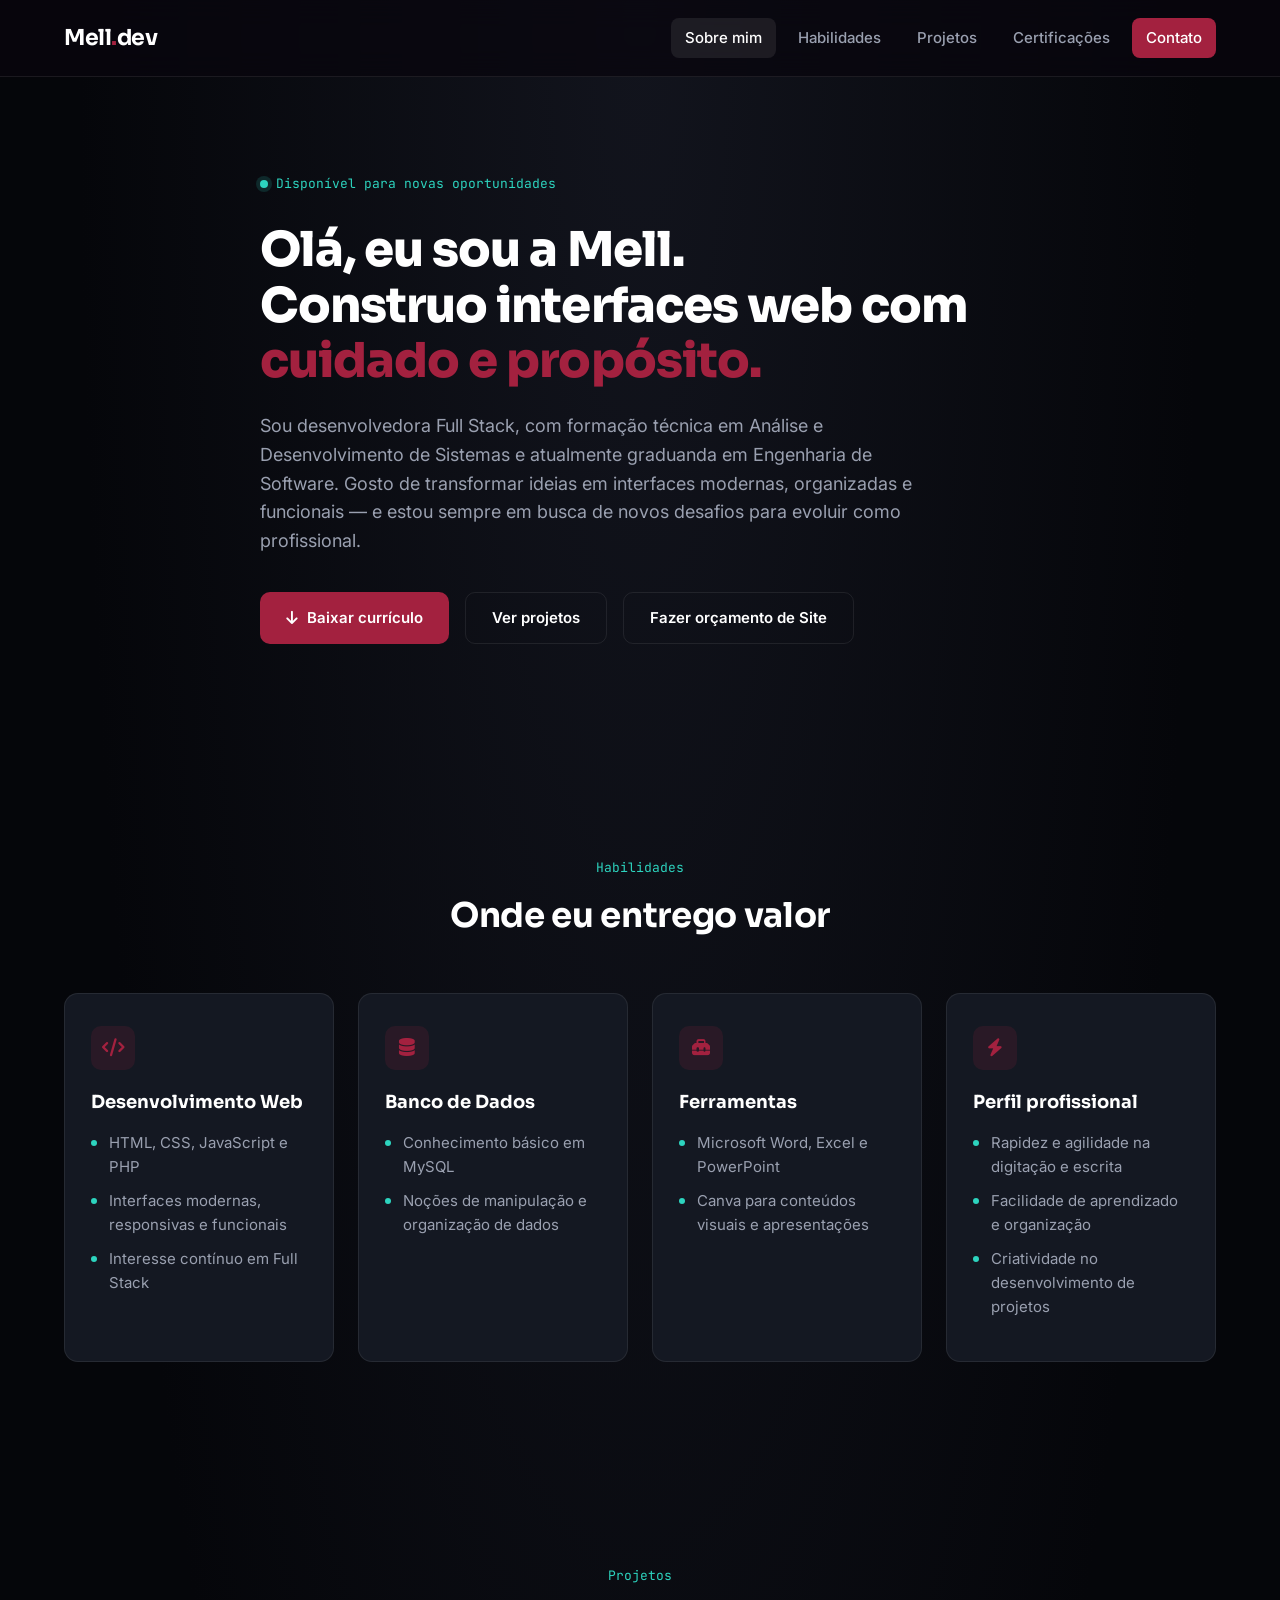
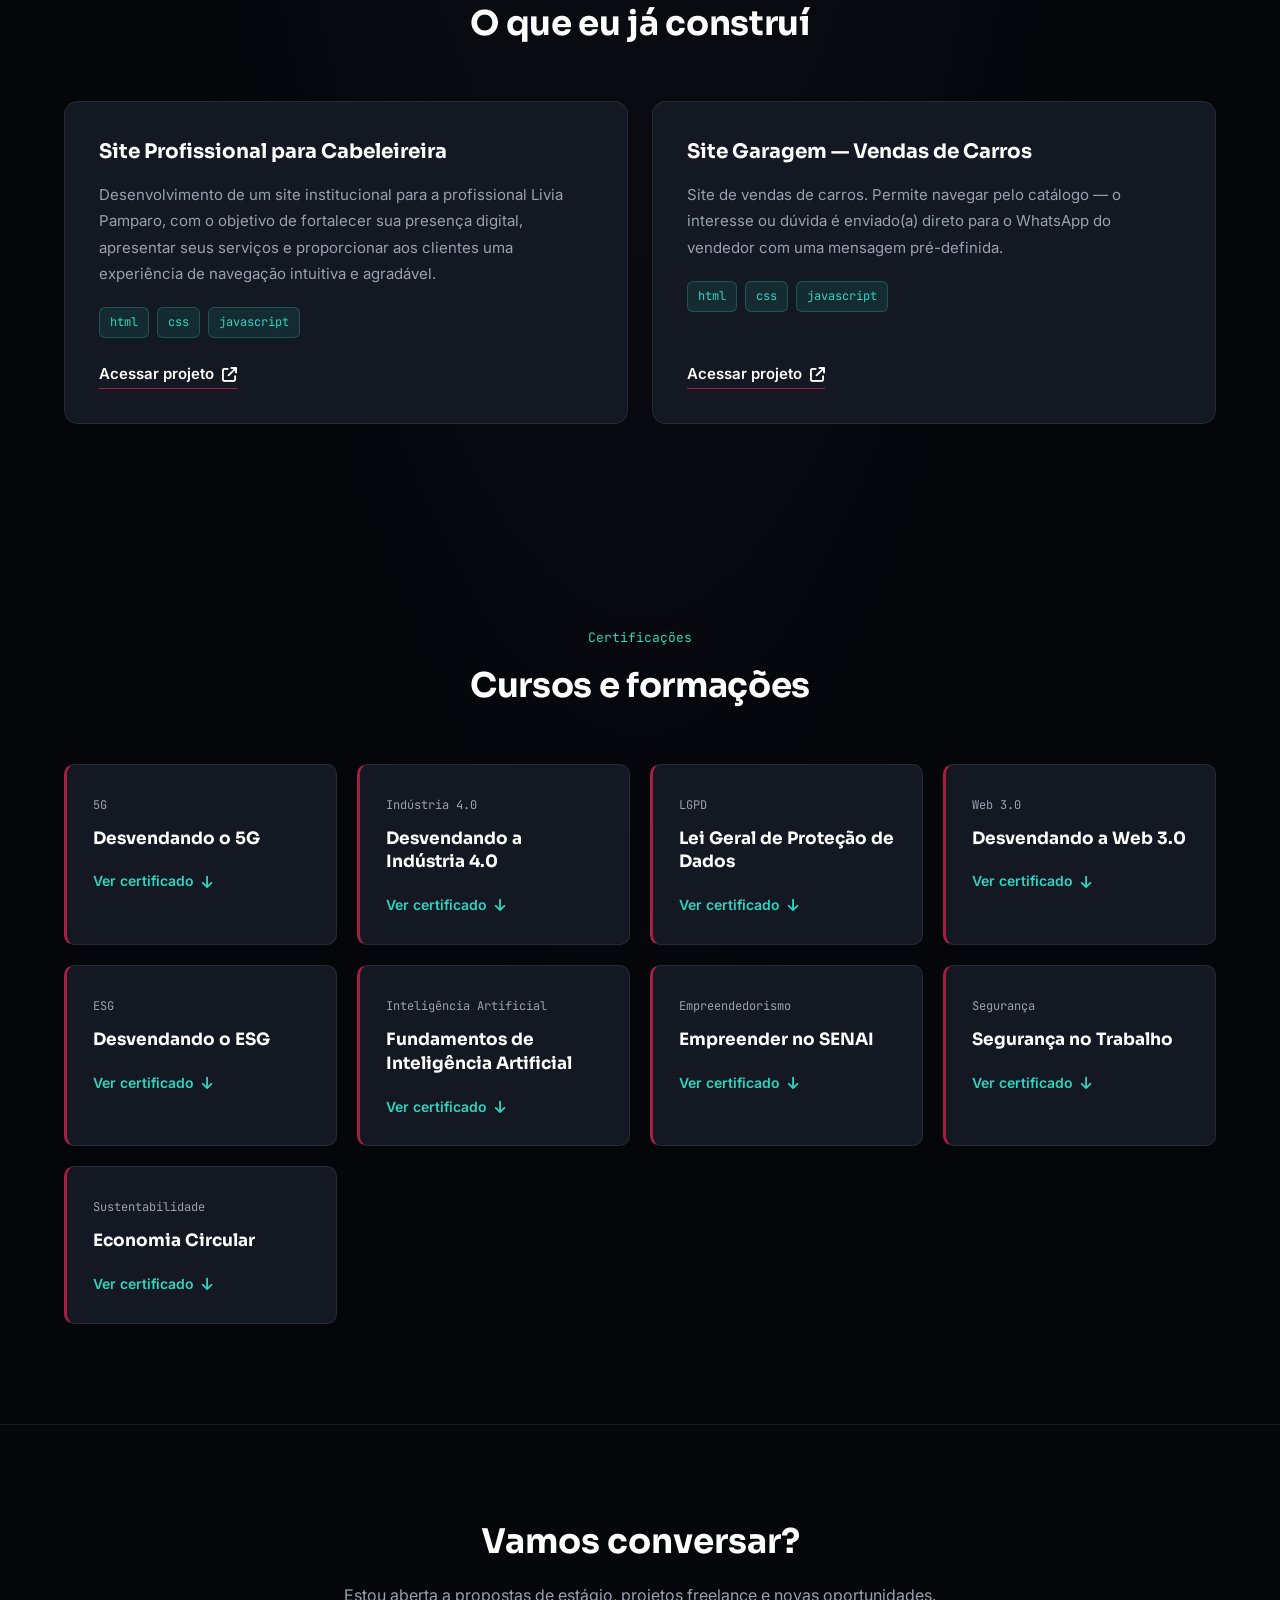
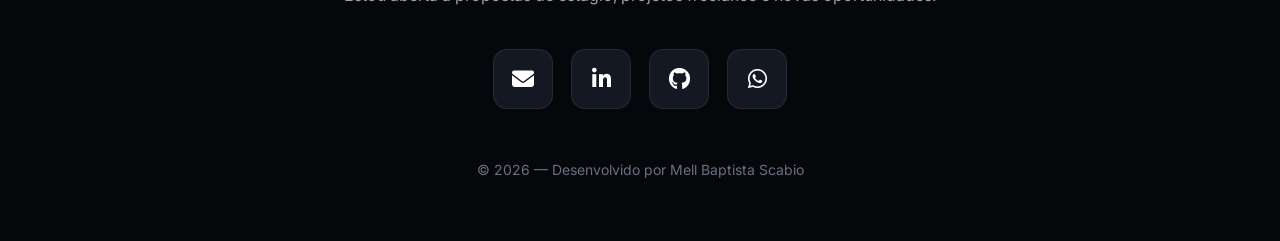
<file: index.html>
<!DOCTYPE html>
<html lang="pt-BR">

<head>
    <meta charset="UTF-8">
    <meta name="viewport" content="width=device-width, initial-scale=1.0">
    <title>Mell Baptista Scabio | Desenvolvedora Full Stack</title>
    <meta name="description" content="Portfólio de Mell Baptista Scabio, desenvolvedora Full Stack com foco em HTML, CSS, JavaScript e PHP. Confira projetos, habilidades e certificações.">

    <link rel="preconnect" href="https://fonts.googleapis.com">
    <link rel="preconnect" href="https://fonts.gstatic.com" crossorigin>
    <link href="https://fonts.googleapis.com/css2?family=Sora:wght@500;600;700;800&family=Inter:wght@400;500;600&family=JetBrains+Mono:wght@500&display=swap" rel="stylesheet">

    <link rel="stylesheet" href="css/style.css">
    <link rel="stylesheet" href="https://cdnjs.cloudflare.com/ajax/libs/font-awesome/6.5.1/css/all.min.css">
</head>

<body>

    <a href="#conteudo" class="skip-link">Pular para o conteúdo</a>

    <header>
        <div class="header-container">
            <a href="index.html" class="logo">Mell<span class="logo-dot">.</span>dev</a>

            <button class="nav-toggle" id="navToggle" aria-label="Abrir menu" aria-expanded="false">
                <span></span><span></span><span></span>
            </button>

            <nav id="navMenu">
                <ul>
                    <li><a href="#sobre">Sobre mim</a></li>
                    <li><a href="#habilidades">Habilidades</a></li>
                    <li><a href="#projetos">Projetos</a></li>
                    <li><a href="#certificacoes">Certificações</a></li>
                    <li><a href="#contato" class="nav-cta">Contato</a></li>
                </ul>
            </nav>
        </div>
    </header>

    <main id="conteudo">

        <section id="sobre" class="hero">
            <div class="hero-inner">
                <p class="eyebrow-role"><span class="dot"></span>Disponível para novas oportunidades</p>

                <h1 class="section-title">
                    Olá, eu sou a Mell.<br>
                    Construo interfaces web com <span>cuidado e propósito.</span>
                </h1>

                <p class="hero-text">
                    Sou desenvolvedora Full Stack, com formação técnica em Análise e Desenvolvimento de Sistemas
                    e atualmente graduanda em Engenharia de Software. Gosto de transformar ideias em interfaces
                    modernas, organizadas e funcionais — e estou sempre em busca de novos desafios para evoluir
                    como profissional.
                </p>

                <div class="hero-actions">
                    <a href="assets/mell-Curriculo-profissional.pdf" download class="btn btn-primary">
                        <i class="fa-solid fa-arrow-down"></i> Baixar currículo
                    </a>
                    <a href="#projetos" class="btn btn-ghost">Ver projetos</a>
                    <a href="assets/teccodesoft-site/index.html" class="btn btn-ghost">Fazer orçamento de Site</a>
                </div>
            </div>
        </section>

        <section id="habilidades" class="section-habilidades">
            <div class="section-header">
                <p class="eyebrow">Habilidades</p>
                <h2>Onde eu entrego valor</h2>
            </div>

            <div class="skills-grid">

                <article class="skill-card">
                    <div class="skill-icon"><i class="fa-solid fa-code"></i></div>
                    <h3>Desenvolvimento Web</h3>
                    <ul>
                        <li>HTML, CSS, JavaScript e PHP</li>
                        <li>Interfaces modernas, responsivas e funcionais</li>
                        <li>Interesse contínuo em Full Stack</li>
                    </ul>
                </article>

                <article class="skill-card">
                    <div class="skill-icon"><i class="fa-solid fa-database"></i></div>
                    <h3>Banco de Dados</h3>
                    <ul>
                        <li>Conhecimento básico em MySQL</li>
                        <li>Noções de manipulação e organização de dados</li>
                    </ul>
                </article>

                <article class="skill-card">
                    <div class="skill-icon"><i class="fa-solid fa-toolbox"></i></div>
                    <h3>Ferramentas</h3>
                    <ul>
                        <li>Microsoft Word, Excel e PowerPoint</li>
                        <li>Canva para conteúdos visuais e apresentações</li>
                    </ul>
                </article>

                <article class="skill-card">
                    <div class="skill-icon"><i class="fa-solid fa-bolt"></i></div>
                    <h3>Perfil profissional</h3>
                    <ul>
                        <li>Rapidez e agilidade na digitação e escrita</li>
                        <li>Facilidade de aprendizado e organização</li>
                        <li>Criatividade no desenvolvimento de projetos</li>
                    </ul>
                </article>

            </div>
        </section>

        <section id="projetos" class="section-projetos">
            <div class="section-header">
                <p class="eyebrow">Projetos</p>
                <h2>O que eu já construí</h2>
            </div>

            <div class="projects-grid">

                <article class="project-card">
                    <h3>Site Profissional para Cabeleireira</h3>
                    <p>
                        Desenvolvimento de um site institucional para a profissional Livia Pamparo, com o objetivo de fortalecer sua presença digital, apresentar seus serviços e proporcionar aos clientes uma experiência de navegação intuitiva e agradável.
                    </p>
                    <div class="tech-tags">
                        <span>html</span><span>css</span><span>javascript</span>
                    </div>
                    <a class="project-link" href="https://www.liviapamparo.com.br" target="_blank" rel="noopener">
                        Acessar projeto <i class="fa-solid fa-arrow-up-right-from-square"></i>
                    </a>
                </article>

                <article class="project-card">
                    <h3> Site Garagem — Vendas de Carros</h3>
                    <p>
                        Site de vendas de carros. Permite navegar pelo catálogo — o interesse ou dúvida é enviado(a) direto para o WhatsApp do vendedor com uma mensagem
                        pré-definida.
                    </p>
                    <div class="tech-tags">
                        <span>html</span><span>css</span><span>javascript</span>
                    </div>
                    <a class="project-link" href="https://garagem-multimarcas.vercel.app" target="_blank" rel="noopener">
                        Acessar projeto <i class="fa-solid fa-arrow-up-right-from-square"></i>
                    </a>
                </article>

            </div>
        </section>

        <section id="certificacoes" class="section-certificacoes">
            <div class="section-header">
                <p class="eyebrow">Certificações</p>
                <h2>Cursos e formações</h2>
            </div>

            <div class="cert-grid">

                <article class="cert-card">
                    <span class="tag">5G</span>
                    <h3>Desvendando o 5G</h3>
                    <a href="assets/desvendando_o_5g.pdf" download class="cert-link">Ver certificado <i class="fa-solid fa-arrow-down"></i></a>
                </article>

                <article class="cert-card">
                    <span class="tag">Indústria 4.0</span>
                    <h3>Desvendando a Indústria 4.0</h3>
                    <a href="assets/desvendando_a_industria_4.pdf" download class="cert-link">Ver certificado <i class="fa-solid fa-arrow-down"></i></a>
                </article>

                <article class="cert-card">
                    <span class="tag">LGPD</span>
                    <h3>Lei Geral de Proteção de Dados</h3>
                    <a href="assets/lgpd.pdf" download class="cert-link">Ver certificado <i class="fa-solid fa-arrow-down"></i></a>
                </article>

                <article class="cert-card">
                    <span class="tag">Web 3.0</span>
                    <h3>Desvendando a Web 3.0</h3>
                    <a href="assets/web_3.0.pdf" download class="cert-link">Ver certificado <i class="fa-solid fa-arrow-down"></i></a>
                </article>

                <article class="cert-card">
                    <span class="tag">ESG</span>
                    <h3>Desvendando o ESG</h3>
                    <a href="assets/desvendando_o_esg.pdf" download class="cert-link">Ver certificado <i class="fa-solid fa-arrow-down"></i></a>
                </article>

                <article class="cert-card">
                    <span class="tag">Inteligência Artificial</span>
                    <h3>Fundamentos de Inteligência Artificial</h3>
                    <a href="assets/fundamentos_ia.pdf" download class="cert-link">Ver certificado <i class="fa-solid fa-arrow-down"></i></a>
                </article>

                <article class="cert-card">
                    <span class="tag">Empreendedorismo</span>
                    <h3>Empreender no SENAI</h3>
                    <a href="assets/emprender_senai.pdf" download class="cert-link">Ver certificado <i class="fa-solid fa-arrow-down"></i></a>
                </article>

                <article class="cert-card">
                    <span class="tag">Segurança</span>
                    <h3>Segurança no Trabalho</h3>
                    <a href="assets/seguranca_no_trabalho.pdf" download class="cert-link">Ver certificado <i class="fa-solid fa-arrow-down"></i></a>
                </article>

                <article class="cert-card">
                    <span class="tag">Sustentabilidade</span>
                    <h3>Economia Circular</h3>
                    <a href="assets/economia_circular.pdf" download class="cert-link">Ver certificado <i class="fa-solid fa-arrow-down"></i></a>
                </article>

            </div>
        </section>

    </main>

    <footer id="contato" class="footer">
        <h2>Vamos conversar?</h2>
        <p class="footer-text">Estou aberta a propostas de estágio, projetos freelance e novas oportunidades.</p>

        <div class="icones-contato">
            <a href="mailto:mellbs1409@gmail.com" class="icone-card" title="E-mail">
                <i class="fa-solid fa-envelope"></i>
            </a>
            <a href="www.linkedin.com/in/mell-baptista-scabio-a323b62b7" target="_blank" rel="noopener" class="icone-card" title="LinkedIn">
                <i class="fa-brands fa-linkedin-in"></i>
            </a>
            <a href="https://github.com/Mellbs" target="_blank" rel="noopener" class="icone-card" title="GitHub">
                <i class="fa-brands fa-github"></i>
            </a>
            <a href="https://wa.me/5519996731765" target="_blank" rel="noopener" class="icone-card" title="WhatsApp">
                <i class="fa-brands fa-whatsapp"></i>
            </a>
        </div>

        <p class="copyright">© 2026 — Desenvolvido por Mell Baptista Scabio</p>
    </footer>

    <script>
        // Menu mobile
        const navToggle = document.getElementById('navToggle');
        const navMenu = document.getElementById('navMenu');

        navToggle.addEventListener('click', () => {
            const isOpen = navMenu.classList.toggle('open');
            navToggle.classList.toggle('open');
            navToggle.setAttribute('aria-expanded', isOpen);
        });

        navMenu.querySelectorAll('a').forEach(link => {
            link.addEventListener('click', () => {
                navMenu.classList.remove('open');
                navToggle.classList.remove('open');
                navToggle.setAttribute('aria-expanded', false);
            });
        });

        // Destaca o link do menu conforme a seção visível
        const sections = document.querySelectorAll('main section, footer');
        const navLinks = document.querySelectorAll('nav a');

        const observer = new IntersectionObserver((entries) => {
            entries.forEach(entry => {
                if (entry.isIntersecting) {
                    const id = entry.target.getAttribute('id');
                    navLinks.forEach(link => {
                        link.classList.toggle('active', link.getAttribute('href') === `#${id}`);
                    });
                }
            });
        }, { rootMargin: '-40% 0px -50% 0px' });

        sections.forEach(section => observer.observe(section));
    </script>

</body>

</html>
</file>
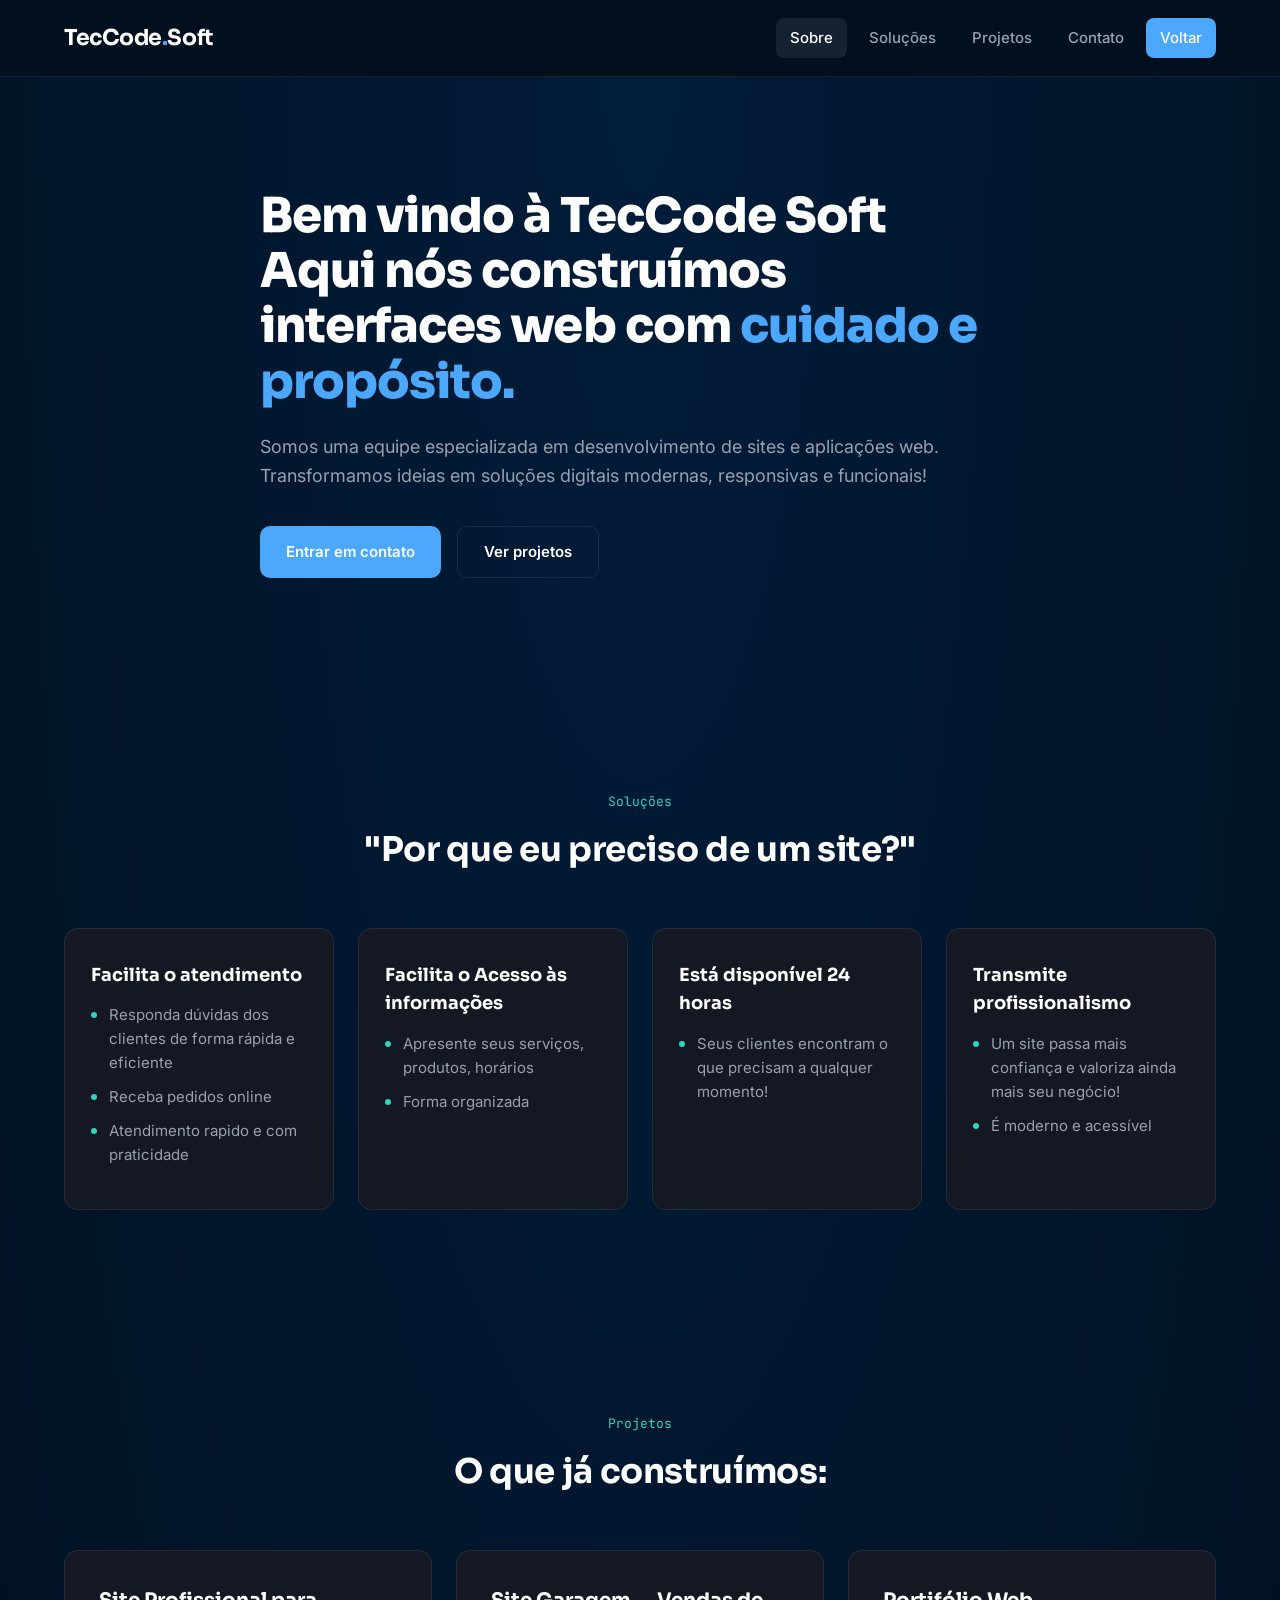
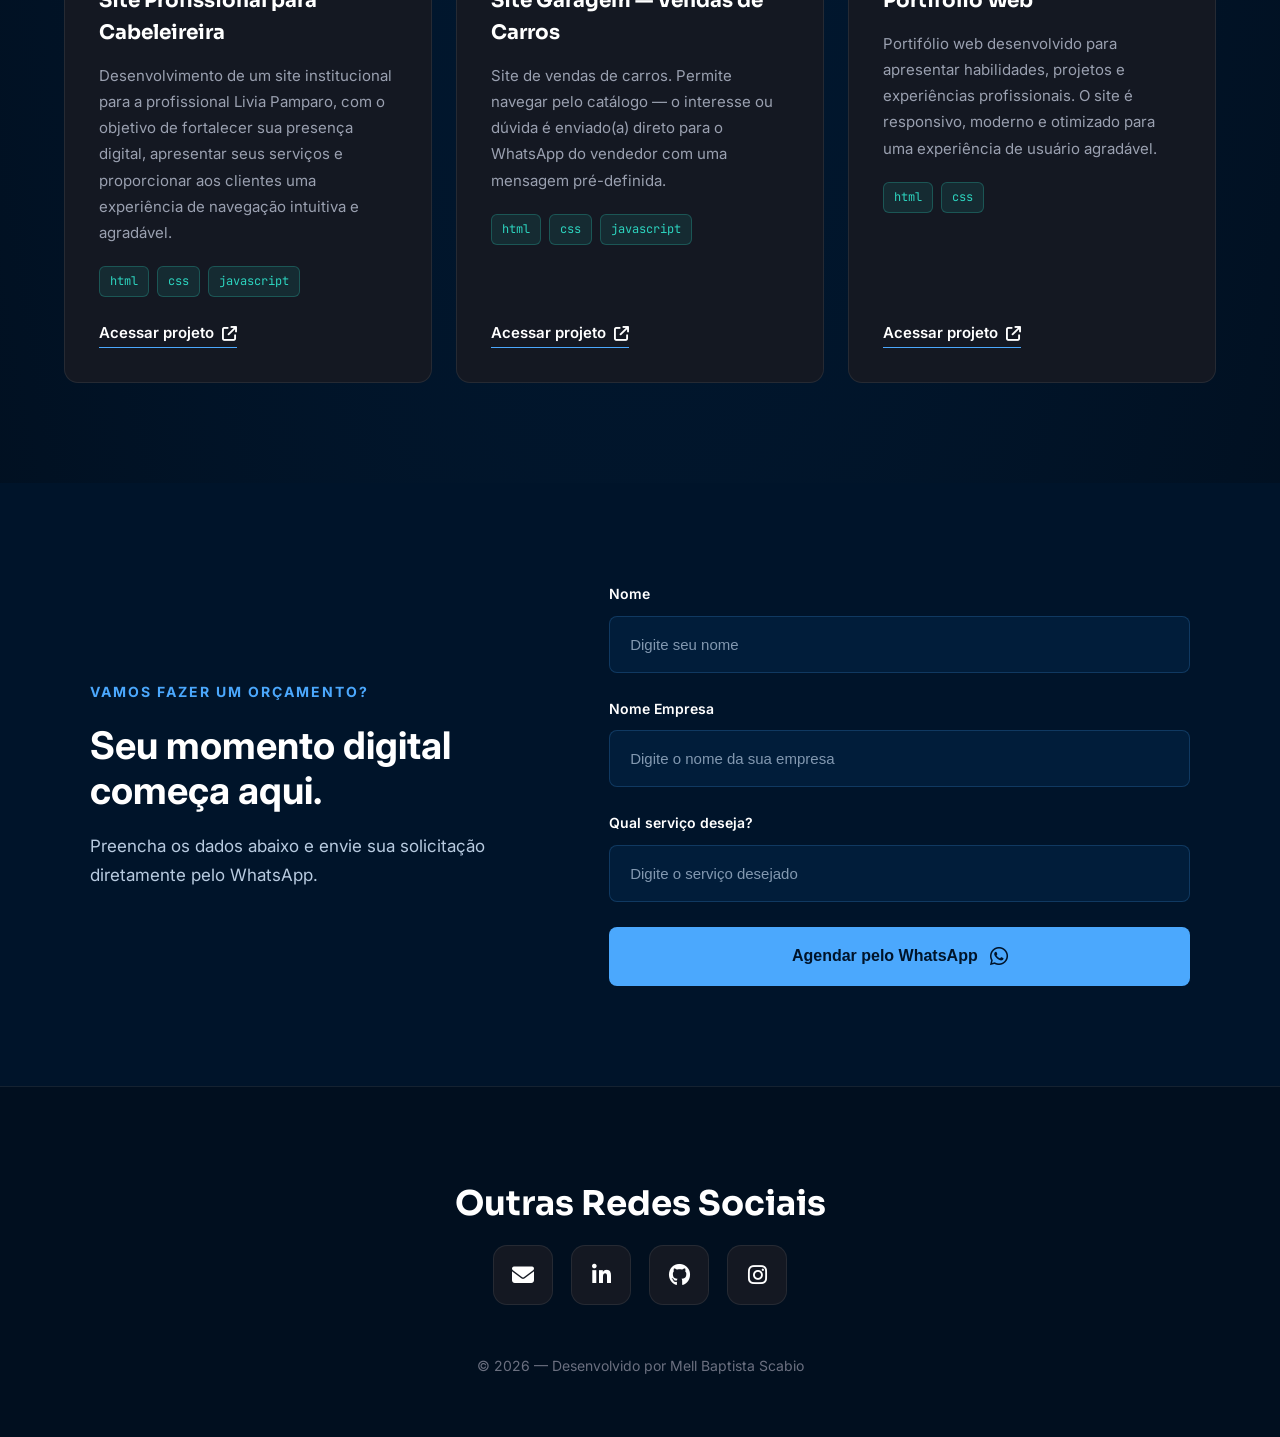
<file: assets/teccodesoft-site/index.html>
<!DOCTYPE html>
<html lang="pt-BR">

<head>
    <meta charset="UTF-8">
    <meta name="viewport" content="width=device-width, initial-scale=1.0">
    <title>TecCode Soft | Desenvolvimento de Sites</title>
    <meta name="description" content="TecCode Soft é uma empresa especializada em desenvolvimento de sites e aplicações web. Confira nossos projetos.">

    <link rel="preconnect" href="https://fonts.googleapis.com">
    <link rel="preconnect" href="https://fonts.gstatic.com" crossorigin>
    <link href="https://fonts.googleapis.com/css2?family=Sora:wght@500;600;700;800&family=Inter:wght@400;500;600&family=JetBrains+Mono:wght@500&display=swap" rel="stylesheet">

    <link rel="stylesheet" href="assets/style.css">
    <link rel="stylesheet" href="https://cdnjs.cloudflare.com/ajax/libs/font-awesome/6.5.1/css/all.min.css">
</head>

<body>

    <a href="#conteudo" class="skip-link">Pular para o conteúdo</a>

    <header>
        <div class="header-container">
            <a href="index.html" class="logo">TecCode<span class="logo-dot">.</span>Soft</a>

            <button class="nav-toggle" id="navToggle" aria-label="Abrir menu" aria-expanded="false">
                <span></span><span></span><span></span>
            </button>

            <nav id="navMenu">
                <ul>
                    <li><a href="#sobre">Sobre</a></li>
                    <li><a href="#habilidades">Soluções</a></li>
                    <li><a href="#projetos">Projetos</a></li>
                    <li><a href="#orcamento">Contato</a></li>
                    <li><a href="./index.html" class="nav-cta">Voltar</a></li>
                </ul>
            </nav>
        </div>
    </header>

    <main id="conteudo">

        <section id="sobre" class="hero">
            <div class="hero-inner">
                

                <h1 class="section-title">
                    Bem vindo à TecCode Soft<br>
                    Aqui nós construímos interfaces web com <span>cuidado e propósito.</span>
                </h1>

                <p class="hero-text">
                    Somos uma equipe especializada em desenvolvimento de sites e aplicações web. 
                    Transformamos ideias em soluções digitais modernas, responsivas e funcionais!
                </p>

                <div class="hero-actions">
                    <a href="#orcamento" class="btn btn-primary">
                        Entrar em contato
                    </a>
                    <a href="#projetos" class="btn btn-ghost">Ver projetos</a>
                </div>
            </div>
        </section>

        <section id="habilidades" class="section-habilidades">
            <div class="section-header">
                <p class="eyebrow">Soluções</p>
                <h2>"Por que eu preciso de um site?"</h2>
            </div>

            <div class="skills-grid">

                <article class="skill-card">
                    <h3>Facilita o atendimento</h3>
                    <ul>
                        <li>Responda dúvidas dos clientes de forma rápida e eficiente</li>
                        <li>Receba pedidos online</li>
                        <li>Atendimento rapido e com praticidade</li>
                    </ul>
                </article>

                <article class="skill-card">
                    <h3>Facilita o Acesso às informações</h3>
                    <ul>
                        <li>Apresente seus serviços, produtos, horários</li>
                        <li>Forma organizada</li>
                    </ul>
                </article>

                <article class="skill-card">
                    <h3>Está disponível 24 horas</h3>
                    <ul>
                        <li>Seus clientes encontram o que precisam a qualquer momento!</li>
                    </ul>
                </article>

                <article class="skill-card">
                    <h3>Transmite profissionalismo</h3>
                    <ul>
                        <li>Um site passa mais confiança e valoriza ainda mais seu negócio!</li>
                        <li>É moderno e acessível</li>
                    </ul>
                </article>

            </div>
        </section>

        <section id="projetos" class="section-projetos">
            <div class="section-header">
                <p class="eyebrow">Projetos</p>
                <h2>O que já construímos:</h2>
            </div>

            <div class="projects-grid">

                <article class="project-card">
                    <h3>Site Profissional para Cabeleireira</h3>
                    <p>
                        Desenvolvimento de um site institucional para a profissional Livia Pamparo, com o objetivo de fortalecer sua presença digital, apresentar seus serviços e proporcionar aos clientes uma experiência de navegação intuitiva e agradável.
                    </p>
                    <div class="tech-tags">
                        <span>html</span><span>css</span><span>javascript</span>
                    </div>
                    <a class="project-link" href="https://www.liviapamparo.com.br" target="_blank" rel="noopener">
                        Acessar projeto <i class="fa-solid fa-arrow-up-right-from-square"></i>
                    </a>
                </article>

                <article class="project-card">
                    <h3> Site Garagem — Vendas de Carros</h3>
                    <p>
                        Site de vendas de carros. Permite navegar pelo catálogo — o interesse ou dúvida é enviado(a) direto para o WhatsApp do vendedor com uma mensagem
                        pré-definida.
                    </p>
                    <div class="tech-tags">
                        <span>html</span><span>css</span><span>javascript</span>
                    </div>
                    <a class="project-link" href="https://www.garagemmultimarcassrpq.com.br" target="_blank" rel="noopener">
                        Acessar projeto <i class="fa-solid fa-arrow-up-right-from-square"></i>
                    </a>
                </article>

                <article class="project-card">
                    <h3> Portifólio Web</h3>
                    <p>
                        Portifólio web desenvolvido para apresentar habilidades, projetos e experiências profissionais. 
                        O site é responsivo, moderno e otimizado para uma experiência de usuário agradável.
                    </p>
                    <div class="tech-tags">
                        <span>html</span><span>css</span>
                    </div>
                    <a class="project-link" href="https://www.mellbscabio.com.br" target="_blank" rel="noopener">
                        Acessar projeto <i class="fa-solid fa-arrow-up-right-from-square"></i>
                    </a>
                </article>

            </div>
        </section>

        <!-- ORÇAMENTO -->
        <section class="orcamento" id="orcamento">

            <div class="conteudo-orcamento">

                <div class="titulo-orcamento">
                    <span>VAMOS FAZER UM ORÇAMENTO?</span>
                    <h2>Seu momento digital começa aqui.</h2>
                    <p>
                        Preencha os dados abaixo e envie sua solicitação
                        diretamente pelo WhatsApp.
                    </p>
                </div>

                <form id="form-orcamento">

                    <div class="campo-orcamento">
                        <label for="nome">Nome</label>
                        <input
                            type="text"
                            id="nome"
                            name="nome"
                            placeholder="Digite seu nome"
                            required
                        >
                    </div>

                    <div class="campo-orcamento">
                        <label for="nome-empresa">Nome Empresa</label>
                        <input
                            type="text"
                            id="nome-empresa"
                            name="nome-empresa"
                            placeholder="Digite o nome da sua empresa"
                            required
                        >
                    </div>

                    
                    <div class="campo-orcamento">
                        <label>Qual serviço deseja?</label>
                        <input
                            type="text"
                            id="servico"
                            name="servico"
                            placeholder="Digite o serviço desejado"
                            required>
                        
                    </div>


                    <button type="submit" class="botao-orcamento">
                        Agendar pelo WhatsApp
                        <i class="fa-brands fa-whatsapp"></i>
                    </button>

                </form>

            </div>

        </section>

    </main>

    <footer id="contato" class="footer">
        <h2>Outras Redes Sociais</h2>

        <div class="icones-contato">
            <a href="mailto:teccodesoft@gmail.com" class="icone-card" title="E-mail">
                <i class="fa-solid fa-envelope"></i>
            </a>
            <a href="www.linkedin.com/in/mell-baptista-scabio-a323b62b7" target="_blank" rel="noopener" class="icone-card" title="LinkedIn">
                <i class="fa-brands fa-linkedin-in"></i>
            </a>
            <a href="https://github.com/Mellbs" target="_blank" rel="noopener" class="icone-card" title="GitHub">
                <i class="fa-brands fa-github"></i>
            </a>
            <a href="https://www.instagram.com/teccode.soft?utm_source=ig_web_button_share_sheet&lqvp=ZDNlZDc0MzIxNw==" target="_blank" rel="noopener" class="icone-card" title="Instagram">
                <i class="fa-brands fa-instagram"></i>
            </a>
        </div>

        <p class="copyright">© 2026 — Desenvolvido por Mell Baptista Scabio</p>
    </footer>

    <script>
        // Menu mobile
        const navToggle = document.getElementById('navToggle');
        const navMenu = document.getElementById('navMenu');

        navToggle.addEventListener('click', () => {
            const isOpen = navMenu.classList.toggle('open');
            navToggle.classList.toggle('open');
            navToggle.setAttribute('aria-expanded', isOpen);
        });

        navMenu.querySelectorAll('a').forEach(link => {
            link.addEventListener('click', () => {
                navMenu.classList.remove('open');
                navToggle.classList.remove('open');
                navToggle.setAttribute('aria-expanded', false);
            });
        });

        // Destaca o link do menu conforme a seção visível
        const sections = document.querySelectorAll('main section, footer');
        const navLinks = document.querySelectorAll('nav a');

        const observer = new IntersectionObserver((entries) => {
            entries.forEach(entry => {
                if (entry.isIntersecting) {
                    const id = entry.target.getAttribute('id');
                    navLinks.forEach(link => {
                        link.classList.toggle('active', link.getAttribute('href') === `#${id}`);
                    });
                }
            });
        }, { rootMargin: '-40% 0px -50% 0px' });

        sections.forEach(section => observer.observe(section));





        const formulario = document.getElementById("form-orcamento");

        formulario.addEventListener("submit", function (event) {
            event.preventDefault();

            // Pegar os dados preenchidos
            const nome = document.getElementById("nome").value.trim();
            const empresa = document.getElementById("nome-empresa").value.trim();
            const servico = document.getElementById("servico").value.trim();

            // Número do WhatsApp com código do país e DDD
            // Substitua pelo seu número
            const telefone = "5519996731765";

            // Criar mensagem
            const mensagem = `Olá! Gostaria de solicitar um orçamento.

        *Nome:* ${nome}
        *Empresa:* ${empresa}
        *Serviço desejado:* ${servico}

        Aguardo o retorno. Obrigado(a)!`;

            // Codificar mensagem para URL
            const mensagemCodificada = encodeURIComponent(mensagem);

            // Criar link do WhatsApp
            const linkWhatsApp = `https://wa.me/${telefone}?text=${mensagemCodificada}`;

            // Abrir WhatsApp em nova aba
            window.open(linkWhatsApp, "_blank");
        });


    </script>

</body>

</html>
</file>
<file: css/style.css>
/* =========================================================
   RESET
========================================================= */
* {
    margin: 0;
    padding: 0;
    box-sizing: border-box;
}

/* =========================================================
   DESIGN TOKENS
========================================================= */
:root {
    /* base */
    --bg: #0a0c11;
    --surface: #141822;
    --surface-2: #1b202c;
    --border: rgba(255, 255, 255, 0.08);

    /* text */
    --ink: #f3f4f7;
    --ink-muted: #9aa0b0;

    /* accent — wine red (identity) + teal (support) */
    --wine: #a3213f;
    --wine-dark: #6e1229;
    --teal: #2dd4bf;

    /* type */
    --font-display: 'Sora', 'Segoe UI', sans-serif;
    --font-body: 'Inter', 'Segoe UI', sans-serif;
    --font-mono: 'JetBrains Mono', monospace;

    --radius: 14px;
}

html {
    scroll-behavior: smooth;
}

@media (prefers-reduced-motion: reduce) {
    html {
        scroll-behavior: auto;
    }

    * {
        animation-duration: 0.01ms !important;
        transition-duration: 0.01ms !important;
    }
}

html,
body {
    min-height: 100%;
    overflow-x: hidden;
    background-color: var(--bg);
}

body {
    font-family: var(--font-body);
    line-height: 1.6;
    color: var(--ink);
    display: flex;
    flex-direction: column;
}

.skip-link {
    position: absolute;
    left: -999px;
    top: 0;
    background: var(--wine);
    color: white;
    padding: 12px 18px;
    z-index: 2000;
    border-radius: 0 0 8px 0;
}

.skip-link:focus {
    left: 0;
}

a {
    color: inherit;
}

:focus-visible {
    outline: 2px solid var(--teal);
    outline-offset: 3px;
}

/* =========================================================
   HEADER
========================================================= */
header {
    position: fixed;
    top: 0;
    left: 0;
    width: 100%;
    padding: 18px 0;
    background: rgba(8, 6, 14, 0.75);
    backdrop-filter: blur(14px);
    border-bottom: 1px solid var(--border);
    z-index: 1000;
}

.header-container {
    max-width: 1200px;
    margin: 0 auto;
    padding: 0 24px;
    display: flex;
    justify-content: space-between;
    align-items: center;
    gap: 20px;
}

.logo {
    font-family: var(--font-display);
    color: white;
    font-size: 22px;
    font-weight: 700;
    text-decoration: none;
    letter-spacing: -0.02em;
}

.logo-dot {
    color: var(--wine);
}

.logo:hover .logo-dot {
    color: var(--teal);
}

nav ul {
    display: flex;
    align-items: center;
    gap: 8px;
    list-style: none;
}

nav a {
    display: inline-block;
    color: var(--ink-muted);
    text-decoration: none;
    font-size: 15px;
    font-weight: 500;
    padding: 8px 14px;
    border-radius: 8px;
    transition: color 0.25s ease, background 0.25s ease;
}

nav a:hover,
nav a.active {
    color: white;
    background: rgba(255, 255, 255, 0.08);
}

nav a.nav-cta {
    color: white;
    background: var(--wine);
}

nav a.nav-cta:hover {
    background: var(--wine-dark);
}

.nav-toggle {
    display: none;
    flex-direction: column;
    justify-content: center;
    gap: 5px;
    width: 40px;
    height: 40px;
    background: transparent;
    border: 1px solid var(--border);
    border-radius: 8px;
    cursor: pointer;
}

.nav-toggle span {
    display: block;
    height: 2px;
    width: 20px;
    margin: 0 auto;
    background: white;
    transition: transform 0.25s ease, opacity 0.25s ease;
}

.nav-toggle.open span:nth-child(1) {
    transform: translateY(7px) rotate(45deg);
}

.nav-toggle.open span:nth-child(2) {
    opacity: 0;
}

.nav-toggle.open span:nth-child(3) {
    transform: translateY(-7px) rotate(-45deg);
}

/* =========================================================
   MAIN / SHARED SECTION STYLES
========================================================= */
main {
    flex: 1;
    background: radial-gradient(ellipse at top, #12141d 0%, #05060a 62%);
}

.section-header {
    max-width: 700px;
    margin: 0 auto 50px;
    padding: 0 24px;
    text-align: center;
}

.eyebrow,
.eyebrow-role {
    font-family: var(--font-mono);
    font-size: 13px;
    color: var(--teal);
    margin-bottom: 10px;
    display: inline-flex;
    align-items: center;
    gap: 8px;
}

.eyebrow-role .dot {
    width: 8px;
    height: 8px;
    border-radius: 50%;
    background: var(--teal);
    box-shadow: 0 0 0 4px rgba(45, 212, 191, 0.15);
}

.section-header h2 {
    font-family: var(--font-display);
    font-size: 34px;
    font-weight: 700;
    color: white;
    letter-spacing: -0.01em;
}

section {
    padding: 100px 0;
}

/* =========================================================
   HERO
========================================================= */
.hero {
    padding: 170px 24px 110px;
    display: flex;
    justify-content: center;
}

.hero-inner {
    max-width: 760px;
    text-align: left;
}

.section-title {
    font-family: var(--font-display);
    font-size: 48px;
    line-height: 1.15;
    color: white;
    font-weight: 800;
    letter-spacing: -0.02em;
    margin: 18px 0 24px;
}

.section-title span {
    color: var(--wine);
}

.hero-text {
    font-size: 18px;
    color: var(--ink-muted);
    max-width: 62ch;
    margin-bottom: 36px;
}

.hero-actions {
    display: flex;
    flex-wrap: wrap;
    gap: 16px;
}

/* =========================================================
   BUTTONS
========================================================= */
.btn {
    display: inline-flex;
    align-items: center;
    gap: 10px;
    padding: 13px 26px;
    text-decoration: none;
    border: none;
    border-radius: 10px;
    cursor: pointer;
    font-size: 15px;
    font-weight: 600;
    font-family: var(--font-body);
    transition: transform 0.2s ease, box-shadow 0.2s ease, background 0.2s ease, border-color 0.2s ease;
}

.btn-primary {
    background: var(--wine);
    color: white;
}

.btn-primary:hover {
    background: var(--wine-dark);
    transform: translateY(-2px);
    box-shadow: 0 10px 24px rgba(163, 33, 63, 0.35);
}

.btn-ghost {
    background: transparent;
    color: white;
    border: 1px solid var(--border);
}

.btn-ghost:hover {
    border-color: var(--teal);
    color: var(--teal);
    transform: translateY(-2px);
}

/* =========================================================
   SKILLS
========================================================= */
.skills-grid {
    max-width: 1200px;
    margin: 0 auto;
    padding: 0 24px;
    display: grid;
    grid-template-columns: repeat(auto-fit, minmax(240px, 1fr));
    gap: 24px;
}

.skill-card {
    background: var(--surface);
    border: 1px solid var(--border);
    border-radius: var(--radius);
    padding: 32px 26px;
    transition: border-color 0.25s ease, transform 0.25s ease;
}

.skill-card:hover {
    border-color: rgba(45, 212, 191, 0.35);
    transform: translateY(-4px);
}

.skill-icon {
    width: 44px;
    height: 44px;
    display: flex;
    align-items: center;
    justify-content: center;
    border-radius: 10px;
    background: rgba(163, 33, 63, 0.15);
    color: var(--wine);
    font-size: 18px;
    margin-bottom: 18px;
}

.skill-card h3 {
    font-family: var(--font-display);
    font-size: 18px;
    color: white;
    margin-bottom: 14px;
}

.skill-card ul {
    list-style: none;
}

.skill-card li {
    font-size: 15px;
    color: var(--ink-muted);
    padding-left: 18px;
    position: relative;
    margin-bottom: 10px;
}

.skill-card li::before {
    content: "";
    position: absolute;
    left: 0;
    top: 9px;
    width: 6px;
    height: 6px;
    border-radius: 50%;
    background: var(--teal);
}

/* =========================================================
   PROJECTS
========================================================= */
.projects-grid {
    max-width: 1200px;
    margin: 0 auto;
    padding: 0 24px;
    display: grid;
    grid-template-columns: repeat(auto-fit, minmax(320px, 1fr));
    gap: 24px;
}

.project-card {
    background: var(--surface);
    border: 1px solid var(--border);
    border-radius: var(--radius);
    padding: 34px;
    display: flex;
    flex-direction: column;
}

.project-card h3 {
    font-family: var(--font-display);
    font-size: 20px;
    color: white;
    margin-bottom: 14px;
}

.project-card p {
    color: var(--ink-muted);
    font-size: 15px;
    line-height: 1.75;
    margin-bottom: 20px;
}

.tech-tags {
    display: flex;
    flex-wrap: wrap;
    gap: 8px;
    margin-bottom: 24px;
}

.tech-tags span {
    font-family: var(--font-mono);
    font-size: 12px;
    color: var(--teal);
    background: rgba(45, 212, 191, 0.1);
    border: 1px solid rgba(45, 212, 191, 0.25);
    padding: 5px 10px;
    border-radius: 6px;
}

.project-link {
    margin-top: auto;
    display: inline-flex;
    align-items: center;
    gap: 8px;
    font-weight: 600;
    font-size: 15px;
    color: white;
    text-decoration: none;
    align-self: flex-start;
    padding-bottom: 2px;
    border-bottom: 1px solid var(--wine);
    transition: color 0.2s ease, border-color 0.2s ease;
}

.project-link:hover {
    color: var(--teal);
    border-color: var(--teal);
}

/* =========================================================
   CERTIFICATIONS
========================================================= */
.cert-grid {
    max-width: 1200px;
    margin: 0 auto;
    padding: 0 24px;
    display: grid;
    grid-template-columns: repeat(auto-fit, minmax(260px, 1fr));
    gap: 20px;
}

.cert-card {
    background: var(--surface);
    border: 1px solid var(--border);
    border-left: 3px solid var(--wine);
    border-radius: 10px;
    padding: 26px;
    transition: transform 0.25s ease, border-color 0.25s ease;
}

.cert-card:hover {
    transform: translateY(-4px);
    border-left-color: var(--teal);
}

.cert-card .tag {
    display: inline-block;
    font-family: var(--font-mono);
    font-size: 12px;
    color: var(--ink-muted);
    margin-bottom: 12px;
}

.cert-card h3 {
    font-family: var(--font-display);
    font-size: 17px;
    color: white;
    margin-bottom: 18px;
    line-height: 1.4;
}

.cert-link {
    display: inline-flex;
    align-items: center;
    gap: 8px;
    font-size: 14px;
    font-weight: 600;
    color: var(--teal);
    text-decoration: none;
}

.cert-link:hover {
    color: white;
}

/* =========================================================
   FOOTER
========================================================= */
.footer {
    width: 100%;
    background: #06070a;
    border-top: 1px solid var(--border);
    color: white;
    text-align: center;
    padding: 90px 24px 60px;
}

.footer h2 {
    font-family: var(--font-display);
    font-size: 34px;
    font-weight: 700;
    margin-bottom: 14px;
}

.footer-text {
    color: var(--ink-muted);
    margin-bottom: 40px;
}

.icones-contato {
    display: flex;
    justify-content: center;
    align-items: center;
    gap: 18px;
    flex-wrap: wrap;
    margin-bottom: 50px;
}

.icone-card {
    width: 60px;
    height: 60px;
    display: flex;
    justify-content: center;
    align-items: center;
    border-radius: 14px;
    text-decoration: none;
    background: var(--surface);
    border: 1px solid var(--border);
    transition: transform 0.25s ease, background 0.25s ease, border-color 0.25s ease;
    font-size: 22px;
    color: white;
}

.icone-card:hover {
    transform: translateY(-4px);
    background: var(--wine);
    border-color: var(--wine);
}

.copyright {
    color: #6b7080;
    font-size: 14px;
}

/* =========================================================
   RESPONSIVENESS
========================================================= */
@media (max-width: 860px) {
    nav {
        position: fixed;
        top: 68px;
        left: 0;
        width: 100%;
        background: rgba(8, 6, 14, 0.97);
        border-bottom: 1px solid var(--border);
        max-height: 0;
        overflow: hidden;
        transition: max-height 0.3s ease;
    }

    nav ul {
        flex-direction: column;
        align-items: stretch;
        padding: 10px 24px 20px;
        gap: 4px;
    }

    nav a {
        width: 100%;
    }

    nav.open {
        max-height: 400px;
    }

    .nav-toggle {
        display: flex;
    }
}

@media (max-width: 768px) {
    .hero {
        padding: 140px 20px 80px;
    }

    .section-title {
        font-size: 32px;
    }

    .hero-text {
        font-size: 16px;
    }

    section {
        padding: 70px 0;
    }

    .section-header h2 {
        font-size: 26px;
    }

    .footer h2 {
        font-size: 26px;
    }

    .btn {
        width: 100%;
        justify-content: center;
    }

    .hero-actions {
        flex-direction: column;
    }
}

@media (max-width: 480px) {
    .logo {
        font-size: 19px;
    }

    .section-title {
        font-size: 26px;
    }

    .icone-card {
        width: 52px;
        height: 52px;
        font-size: 19px;
    }
}
</file>
<file: assets/teccodesoft-site/assets/style.css>
/* =========================================================
   RESET
========================================================= */
* {
    margin: 0;
    padding: 0;
    box-sizing: border-box;
}

/* =========================================================
   DESIGN TOKENS
========================================================= */
:root {
    /* base */
    --bg: #0a0c11;
    --surface: #141822;
    --surface-2: #1b202c;
    --border: rgba(255, 255, 255, 0.08);
    --azul_escuro: #011D3A;
    --azul_marinho: #010f1f;
    --azul_claro: #4BA8FD;
    --branco: #FFFFFF;

    /* text */
    --ink: #f3f4f7;
    --ink-muted: #9aa0b0;

    /* accent — wine red (identity) + teal (support) */
    --wine: #a3213f;
    --wine-dark: #6e1229;
    --teal: #2dd4bf;

    /* type */
    --font-display: 'Sora', 'Segoe UI', sans-serif;
    --font-body: 'Inter', 'Segoe UI', sans-serif;
    --font-mono: 'JetBrains Mono', monospace;

    --radius: 14px;
}

html {
    scroll-behavior: smooth;
}

@media (prefers-reduced-motion: reduce) {
    html {
        scroll-behavior: auto;
    }

    * {
        animation-duration: 0.01ms !important;
        transition-duration: 0.01ms !important;
    }
}

html,
body {
    min-height: 100%;
    overflow-x: hidden;
    background-color: var(--azul_escuro);
}

body {
    font-family: var(--font-body);
    line-height: 1.6;
    color: var(--azul_escuro);
    display: flex;
    flex-direction: column;
}

.skip-link {
    position: absolute;
    left: -999px;
    top: 0;
    background: var(--azul_claro);
    color: white;
    padding: 12px 18px;
    z-index: 2000;
    border-radius: 0 0 8px 0;
}

.skip-link:focus {
    left: 0;
}

a {
    color: inherit;
}

:focus-visible {
    outline: 2px solid var(--teal);
    outline-offset: 3px;
}

/* =========================================================
   HEADER
========================================================= */
header {
    position: fixed;
    top: 0;
    left: 0;
    width: 100%;
    padding: 18px 0;
    background: var(--azul_marinho);
    backdrop-filter: blur(14px);
    border-bottom: 1px solid var(--border);
    z-index: 1000;
}

.header-container {
    max-width: 1200px;
    margin: 0 auto;
    padding: 0 24px;
    display: flex;
    justify-content: space-between;
    align-items: center;
    gap: 20px;
}

.logo {
    font-family: var(--font-display);
    color: white;
    font-size: 22px;
    font-weight: 700;
    text-decoration: none;
    letter-spacing: -0.02em;
}

.logo-dot {
    color: var(--azul_claro);
}

.logo:hover .logo-dot {
    color: var(--teal);
}

nav ul {
    display: flex;
    align-items: center;
    gap: 8px;
    list-style: none;
}

nav a {
    display: inline-block;
    color: var(--ink-muted);
    text-decoration: none;
    font-size: 15px;
    font-weight: 500;
    padding: 8px 14px;
    border-radius: 8px;
    transition: color 0.25s ease, background 0.25s ease;
}

nav a:hover,
nav a.active {
    color: white;
    background: rgba(255, 255, 255, 0.08);
}

nav a.nav-cta {
    color: white;
    background: var(--azul_claro);
}

nav a.nav-cta:hover {
    background: var(--wine-dark);
}

.nav-toggle {
    display: none;
    flex-direction: column;
    justify-content: center;
    gap: 5px;
    width: 40px;
    height: 40px;
    background: transparent;
    border: 1px solid var(--border);
    border-radius: 8px;
    cursor: pointer;
}

.nav-toggle span {
    display: block;
    height: 2px;
    width: 20px;
    margin: 0 auto;
    background: white;
    transition: transform 0.25s ease, opacity 0.25s ease;
}

.nav-toggle.open span:nth-child(1) {
    transform: translateY(7px) rotate(45deg);
}

.nav-toggle.open span:nth-child(2) {
    opacity: 0;
}

.nav-toggle.open span:nth-child(3) {
    transform: translateY(-7px) rotate(-45deg);
}

/* =========================================================
   MAIN / SHARED SECTION STYLES
========================================================= */
main {
    flex: 1;
    background: radial-gradient(ellipse at top, var(--azul_escuro) 0%, var(--azul_marinho) 100%);
}

.section-header {
    max-width: 700px;
    margin: 0 auto 50px;
    padding: 0 24px;
    text-align: center;
}

.eyebrow,
.eyebrow-role {
    font-family: var(--font-mono);
    font-size: 13px;
    color: var(--teal);
    margin-bottom: 10px;
    display: inline-flex;
    align-items: center;
    gap: 8px;
}

.eyebrow-role .dot {
    width: 8px;
    height: 8px;
    border-radius: 50%;
    background: var(--teal);
    box-shadow: 0 0 0 4px rgba(45, 212, 191, 0.15);
}

.section-header h2 {
    font-family: var(--font-display);
    font-size: 34px;
    font-weight: 700;
    color: white;
    letter-spacing: -0.01em;
}

section {
    padding: 100px 0;
}

/* =========================================================
   HERO
========================================================= */
.hero {
    padding: 170px 24px 110px;
    display: flex;
    justify-content: center;
}

.hero-inner {
    max-width: 760px;
    text-align: left;
}

.section-title {
    font-family: var(--font-display);
    font-size: 48px;
    line-height: 1.15;
    color: white;
    font-weight: 800;
    letter-spacing: -0.02em;
    margin: 18px 0 24px;
}

.section-title span {
    color: var(--azul_claro);
}

.hero-text {
    font-size: 18px;
    color: var(--ink-muted);
    max-width: 62ch;
    margin-bottom: 36px;
}

.hero-actions {
    display: flex;
    flex-wrap: wrap;
    gap: 16px;
}

/* =========================================================
   BUTTONS
========================================================= */
.btn {
    display: inline-flex;
    align-items: center;
    gap: 10px;
    padding: 13px 26px;
    text-decoration: none;
    border: none;
    border-radius: 10px;
    cursor: pointer;
    font-size: 15px;
    font-weight: 600;
    font-family: var(--font-body);
    transition: transform 0.2s ease, box-shadow 0.2s ease, background 0.2s ease, border-color 0.2s ease;
}

.btn-primary {
    background: var(--azul_claro);
    color: white;
}

.btn-primary:hover {
    background: var(--wine-dark);
    transform: translateY(-2px);
    box-shadow: 0 10px 24px rgba(163, 33, 63, 0.35);
}

.btn-ghost {
    background: transparent;
    color: white;
    border: 1px solid var(--border);
}

.btn-ghost:hover {
    border-color: var(--teal);
    color: var(--teal);
    transform: translateY(-2px);
}

/* =========================================================
   SKILLS
========================================================= */
.skills-grid {
    max-width: 1200px;
    margin: 0 auto;
    padding: 0 24px;
    display: grid;
    grid-template-columns: repeat(auto-fit, minmax(240px, 1fr));
    gap: 24px;
}

.skill-card {
    background: var(--surface);
    border: 1px solid var(--border);
    border-radius: var(--radius);
    padding: 32px 26px;
    transition: border-color 0.25s ease, transform 0.25s ease;
}

.skill-card:hover {
    border-color: rgba(45, 212, 191, 0.35);
    transform: translateY(-4px);
}

.skill-icon {
    width: 44px;
    height: 44px;
    display: flex;
    align-items: center;
    justify-content: center;
    border-radius: 10px;
    background: rgba(163, 33, 63, 0.15);
    color: var(--azul_claro);
    font-size: 18px;
    margin-bottom: 18px;
}

.skill-card h3 {
    font-family: var(--font-display);
    font-size: 18px;
    color: white;
    margin-bottom: 14px;
}

.skill-card ul {
    list-style: none;
}

.skill-card li {
    font-size: 15px;
    color: var(--ink-muted);
    padding-left: 18px;
    position: relative;
    margin-bottom: 10px;
}

.skill-card li::before {
    content: "";
    position: absolute;
    left: 0;
    top: 9px;
    width: 6px;
    height: 6px;
    border-radius: 50%;
    background: var(--teal);
}

/* =========================================================
   PROJECTS
========================================================= */
.projects-grid {
    max-width: 1200px;
    margin: 0 auto;
    padding: 0 24px;
    display: grid;
    grid-template-columns: repeat(auto-fit, minmax(320px, 1fr));
    gap: 24px;
}

.project-card {
    background: var(--surface);
    border: 1px solid var(--border);
    border-radius: var(--radius);
    padding: 34px;
    display: flex;
    flex-direction: column;
}

.project-card h3 {
    font-family: var(--font-display);
    font-size: 20px;
    color: white;
    margin-bottom: 14px;
}

.project-card p {
    color: var(--ink-muted);
    font-size: 15px;
    line-height: 1.75;
    margin-bottom: 20px;
}

.tech-tags {
    display: flex;
    flex-wrap: wrap;
    gap: 8px;
    margin-bottom: 24px;
}

.tech-tags span {
    font-family: var(--font-mono);
    font-size: 12px;
    color: var(--teal);
    background: rgba(45, 212, 191, 0.1);
    border: 1px solid rgba(45, 212, 191, 0.25);
    padding: 5px 10px;
    border-radius: 6px;
}

.project-link {
    margin-top: auto;
    display: inline-flex;
    align-items: center;
    gap: 8px;
    font-weight: 600;
    font-size: 15px;
    color: white;
    text-decoration: none;
    align-self: flex-start;
    padding-bottom: 2px;
    border-bottom: 1px solid var(--azul_claro);
    transition: color 0.2s ease, border-color 0.2s ease;
}

.project-link:hover {
    color: var(--teal);
    border-color: var(--teal);
}


/* ================================
   SEÇÃO DE ORÇAMENTO / CONTATO
================================ */

.orcamento {
    width: 100%;
    padding: 100px 7%;
    background: #00142A;
}

.conteudo-orcamento {
    width: 100%;
    max-width: 1250px;
    margin: 0 auto;

    display: grid;
    grid-template-columns: 0.85fr 1.15fr;
    gap: 90px;

    align-items: center;
}

/* ================================
   LADO ESQUERDO - TÍTULO
================================ */

.titulo-orcamento {
    text-align: left;
}

.titulo-orcamento span {
    color: #4BA8FD;
    font-size: 14px;
    font-weight: 700;
    letter-spacing: 2px;
}

.titulo-orcamento h2 {
    color: #FFFFFF;
    font-size: 38px;
    font-weight: 700;
    line-height: 1.2;
    margin: 18px 0;
}

.titulo-orcamento p {
    color: #B8CBE0;
    font-size: 17px;
    line-height: 1.7;
    max-width: 450px;
}

/* ================================
   LADO DIREITO - FORMULÁRIO
================================ */

#form-orcamento {
    width: 100%;
    display: flex;
    flex-direction: column;
    gap: 25px;
}

.campo-orcamento {
    display: flex;
    flex-direction: column;
    gap: 10px;
}

.campo-orcamento label {
    color: #FFFFFF;
    font-size: 14px;
    font-weight: 600;
}

.campo-orcamento input {
    width: 100%;
    padding: 19px 20px;

    background: #011D3A;
    border: 1px solid rgba(75, 168, 253, 0.2);
    border-radius: 8px;

    color: #FFFFFF;
    font-size: 15px;

    outline: none;
    transition: 0.3s ease;
}

.campo-orcamento input::placeholder {
    color: #8298B0;
}

.campo-orcamento input:focus {
    border-color: #4BA8FD;
    box-shadow: 0 0 12px rgba(75, 168, 253, 0.15);
}

/* ================================
   BOTÃO
================================ */

.botao-orcamento {
    width: 100%;
    padding: 19px;

    background: #4BA8FD;
    color: #00142A;

    border: none;
    border-radius: 8px;

    font-size: 16px;
    font-weight: 700;

    cursor: pointer;
    display: flex;
    align-items: center;
    justify-content: center;
    gap: 12px;

    transition: 0.3s ease;
}

.botao-orcamento i {
    font-size: 21px;
}

.botao-orcamento:hover {
    background: #FFFFFF;
    transform: translateY(-3px);
    box-shadow: 0 8px 20px rgba(75, 168, 253, 0.2);
}

/* ================================
   RESPONSIVIDADE
================================ */

@media (max-width: 850px) {

    .orcamento {
        padding: 75px 6%;
    }

    .conteudo-orcamento {
        grid-template-columns: 1fr;
        gap: 40px;
    }

    .titulo-orcamento h2 {
        font-size: 32px;
    }

    .titulo-orcamento p {
        font-size: 15px;
    }
}

@media (max-width: 480px) {

    .orcamento {
        padding: 60px 20px;
    }

    .titulo-orcamento h2 {
        font-size: 27px;
    }

    .titulo-orcamento span {
        font-size: 12px;
    }

    #form-orcamento {
        gap: 20px;
    }

    .campo-orcamento input {
        padding: 16px;
    }

    .botao-orcamento {
        font-size: 14px;
        padding: 17px;
    }
}


/* =========================================================
   FOOTER
========================================================= */
.footer {
    width: 100%;
    background: var(--azul_marinho);
    border-top: 1px solid var(--border);
    color: white;
    text-align: center;
    padding: 90px 24px 60px;
}

.footer h2 {
    font-family: var(--font-display);
    font-size: 34px;
    font-weight: 700;
    margin-bottom: 14px;
}

.footer-text {
    color: var(--ink-muted);
    margin-bottom: 40px;
}

.icones-contato {
    display: flex;
    justify-content: center;
    align-items: center;
    gap: 18px;
    flex-wrap: wrap;
    margin-bottom: 50px;
}

.icone-card {
    width: 60px;
    height: 60px;
    display: flex;
    justify-content: center;
    align-items: center;
    border-radius: 14px;
    text-decoration: none;
    background: var(--surface);
    border: 1px solid var(--border);
    transition: transform 0.25s ease, background 0.25s ease, border-color 0.25s ease;
    font-size: 22px;
    color: white;
}

.icone-card:hover {
    transform: translateY(-4px);
    background: var(--azul_claro);
    border-color: var(--azul_claro);
}

.copyright {
    color: #6b7080;
    font-size: 14px;
}

/* =========================================================
   RESPONSIVENESS
========================================================= */
@media (max-width: 860px) {
    nav {
        position: fixed;
        top: 68px;
        left: 0;
        width: 100%;
        background: rgba(8, 6, 14, 0.97);
        border-bottom: 1px solid var(--border);
        max-height: 0;
        overflow: hidden;
        transition: max-height 0.3s ease;
    }

    nav ul {
        flex-direction: column;
        align-items: stretch;
        padding: 10px 24px 20px;
        gap: 4px;
    }

    nav a {
        width: 100%;
    }

    nav.open {
        max-height: 400px;
    }

    .nav-toggle {
        display: flex;
    }
}

@media (max-width: 768px) {
    .hero {
        padding: 140px 20px 80px;
    }

    .section-title {
        font-size: 32px;
    }

    .hero-text {
        font-size: 16px;
    }

    section {
        padding: 70px 0;
    }

    .section-header h2 {
        font-size: 26px;
    }

    .footer h2 {
        font-size: 26px;
    }

    .btn {
        width: 100%;
        justify-content: center;
    }

    .hero-actions {
        flex-direction: column;
    }
}

@media (max-width: 480px) {
    .logo {
        font-size: 19px;
    }

    .section-title {
        font-size: 26px;
    }

    .icone-card {
        width: 52px;
        height: 52px;
        font-size: 19px;
    }
}
</file>
